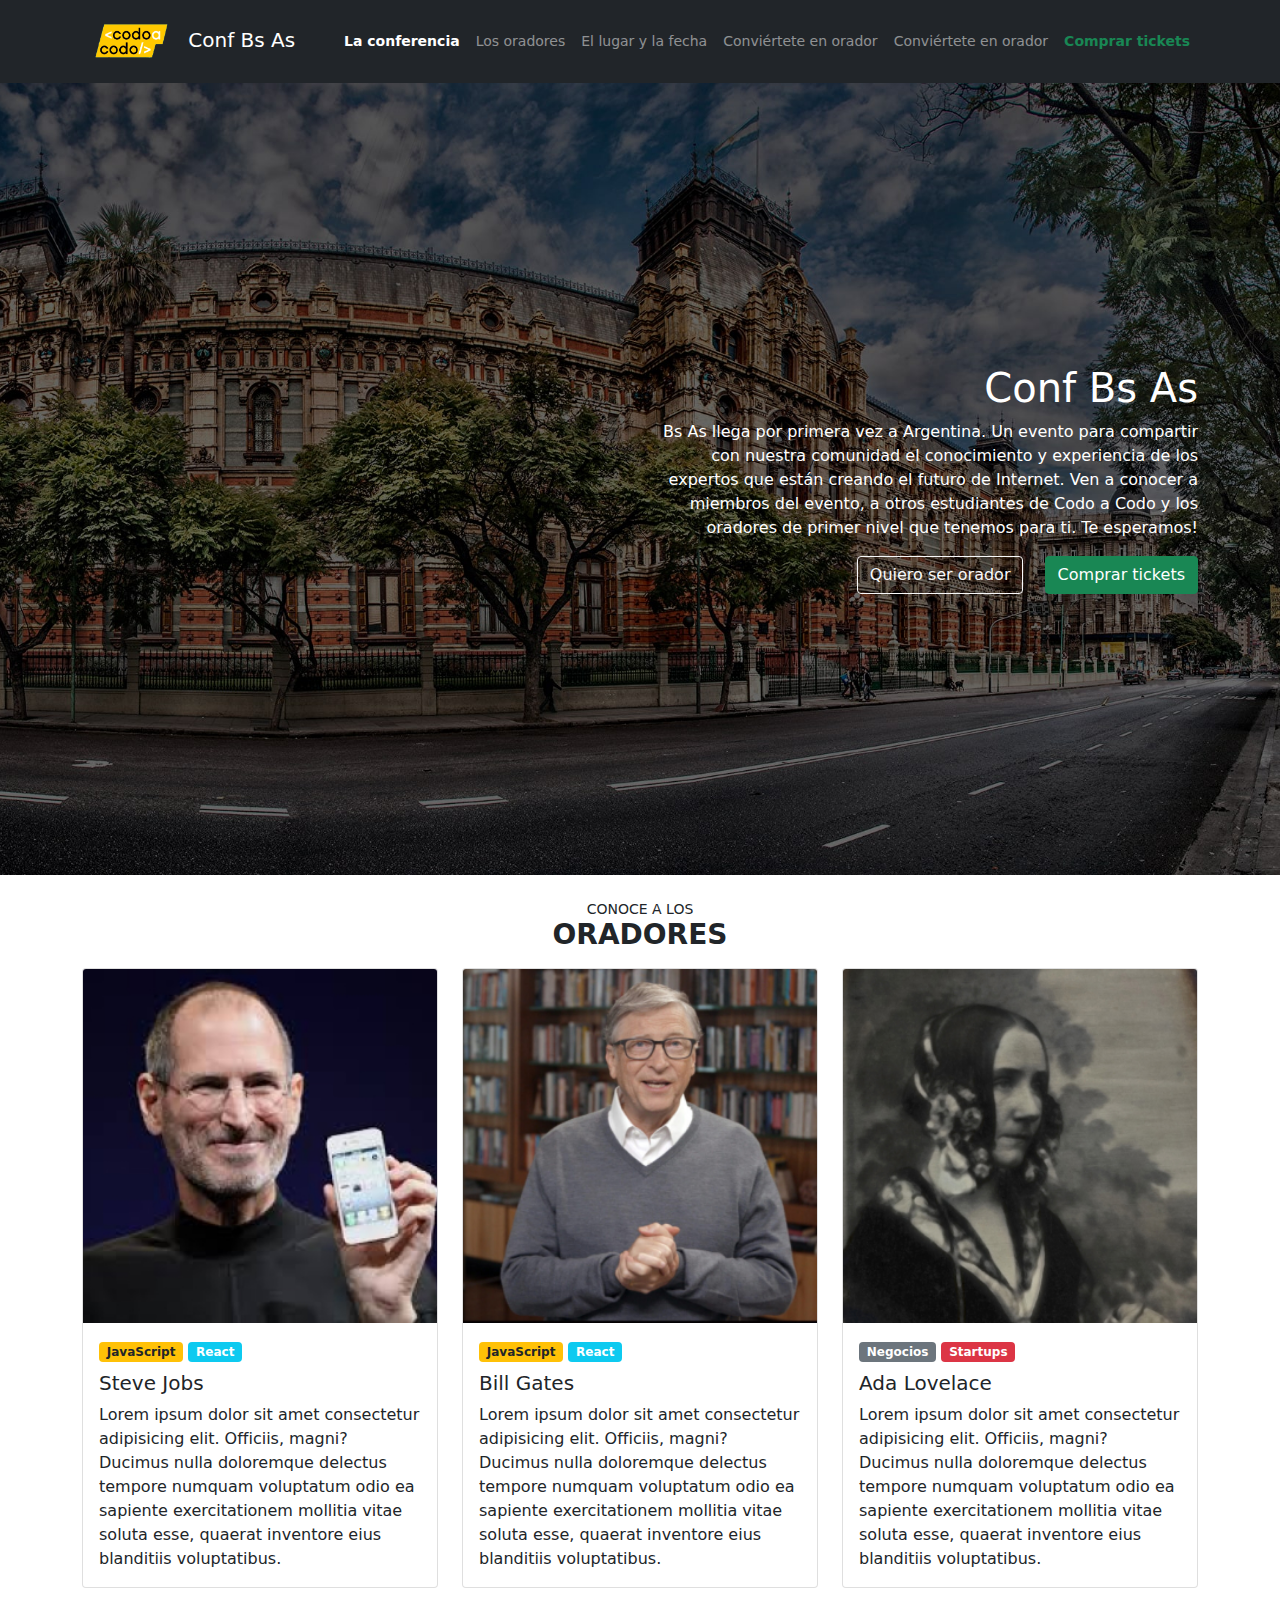
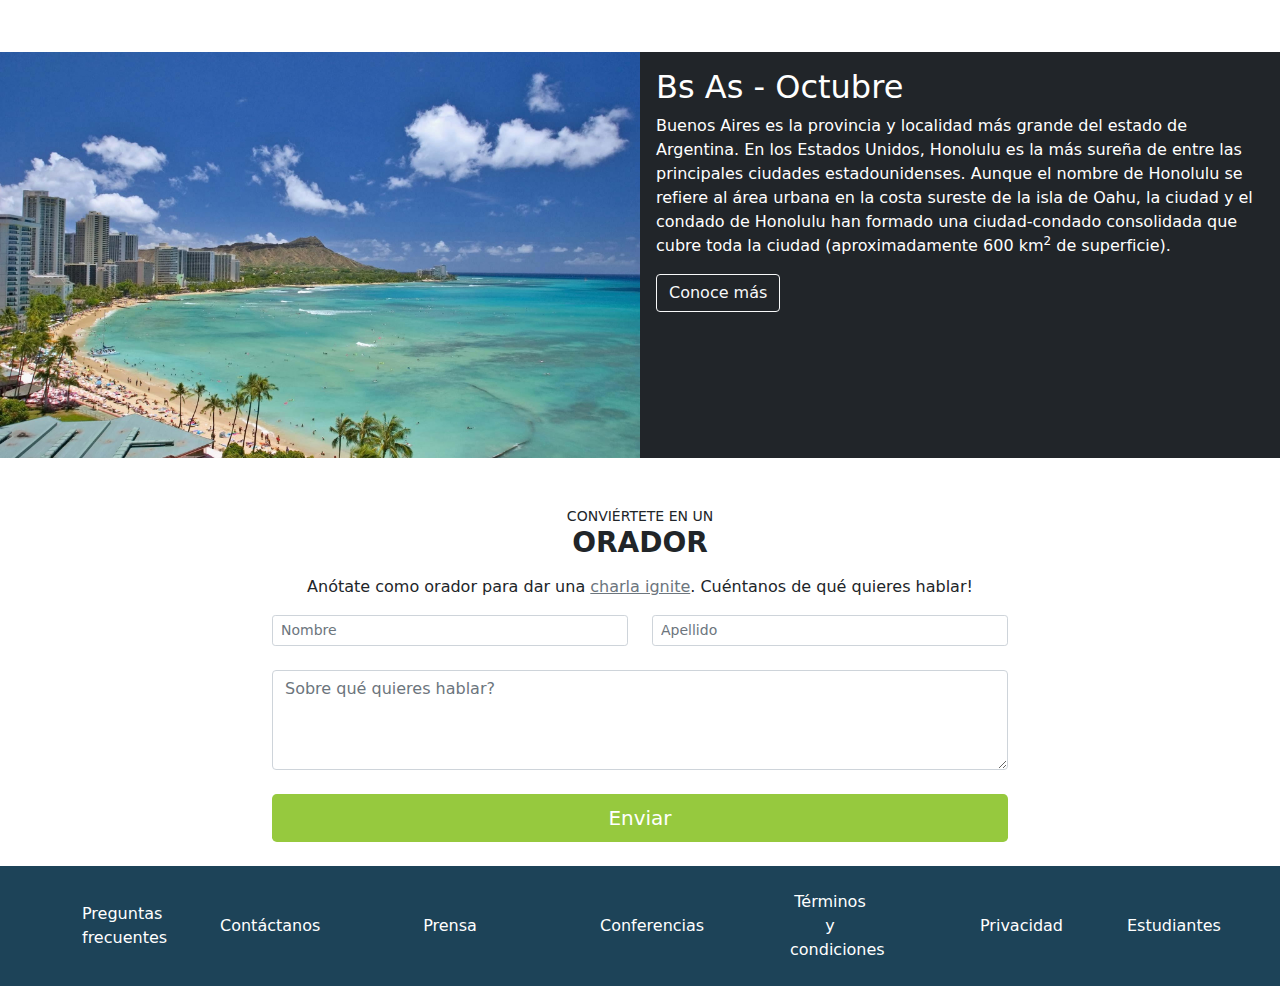
<file: index.html>
<!DOCTYPE html>
<html lang="es">
  <head>
    <meta charset="UTF-8" />
    <meta http-equiv="X-UA-Compatible" content="IE=edge" />
    <meta name="viewport" content="width=device-width, initial-scale=1.0" />
    <!-- Bootstrap CSS -->
    <link rel="stylesheet" href="./css/bootstrap.css" />
    <!-- CSS -->
    <link rel="stylesheet" href="./css/main.css" />
    <title>Codo a Codo NodeJS - Paz Spera</title>
  </head>
  <body>
    <!-- Header -->
    <header>
      <nav class="navbar navbar-expand-lg navbar-dark bg-dark">
        <div class="container">
          <a class="navbar-brand link-light" href="index.html"><img src="./img/codoacodo.png" class="navbar__img" alt="Logo" /> Conf Bs As</a>
          <button
            class="navbar-toggler text-white"
            type="button"
            data-bs-toggle="collapse"
            data-bs-target="#navbarSupportedContent"
            aria-controls="navbarSupportedContent"
            aria-expanded="false"
            aria-label="Toggle navigation"
          >
            <span class="navbar-toggler-icon"></span>
          </button>
          <div class="collapse navbar-collapse" id="navbarSupportedContent">
            <ul class="navbar-nav ms-auto mb-2 mb-lg-0">
              <li class="nav-item">
                <a class="nav-link active link-light fs-6 fw-bold" aria-current="page" href="#">La conferencia</a>
              </li>
              <li class="nav-item">
                <a class="nav-link link-light text-white-50 fs-6" href="#">Los oradores</a>
              </li>
              <li class="nav-item">
                <a class="nav-link link-light text-white-50 fs-6" href="#">El lugar y la fecha</a>
              </li>
              <li class="nav-item">
                <a class="nav-link link-light text-white-50 fs-6" href="#">Conviértete en orador</a>
              </li>
              <li class="nav-item">
                <a class="nav-link link-light text-white-50 fs-6" href="#">Conviértete en orador</a>
              </li>
              <li class="nav-item">
                <a class="nav-link link-success nav-link__highlight fw-bold fs-6" href="tickets.html">Comprar tickets</a>
              </li>
            </ul>
          </div>
        </div>
      </nav>
    </header>

    <main>
      <!-- Hero -->
      <section class="hero d-flex flex-column align-items-end justify-content-center">
        <div class="container">
          <div class="row">
            <div class="col-12 col-md-8 offset-md-4 col-lg-6 offset-lg-6">
              <h1 class="text-white text-end">Conf Bs As</h1>
              <p class="text-white text-end">
                Bs As llega por primera vez a Argentina. Un evento para compartir con nuestra comunidad el conocimiento y experiencia de los expertos que están creando el futuro de Internet. Ven a
                conocer a miembros del evento, a otros estudiantes de Codo a Codo y los oradores de primer nivel que tenemos para ti. Te esperamos!
              </p>
              <div class="hero__btns text-end">
                <button type="button" class="btn btn-outline-light">Quiero ser orador</button>
                <button type="button" class="btn btn-success ms-3">Comprar tickets</button>
              </div>
            </div>
          </div>
        </div>
      </section>

      <!-- Oradores -->
      <section class="oradores">
        <div class="container py-4">
          <div class="row">
            <h2 class="display-6 text-uppercase fs-6 text-center"><small>Conoce a los </small><span class="d-block text-uppercase fw-bold h3">Oradores</span></h2>
          </div>
          <div class="row row-cols-1 row-cols-md-2 row-cols-lg-3 g-4 mb-3">
            <div class="col">
              <div class="card h-100">
                <img src="./img/steve.jpg" alt="" class="card-img-top" />
                <div class="card-body">
                  <div class="card__badges mb-2">
                    <span class="badge bg-warning text-dark">JavaScript</span>
                    <span class="badge bg-info text-white">React</span>
                  </div>

                  <h5 class="card-title">Steve Jobs</h5>
                  <p class="card-text">
                    Lorem ipsum dolor sit amet consectetur adipisicing elit. Officiis, magni? Ducimus nulla doloremque delectus tempore numquam voluptatum odio ea sapiente exercitationem mollitia
                    vitae soluta esse, quaerat inventore eius blanditiis voluptatibus.
                  </p>
                </div>
              </div>
            </div>
            <div class="col">
              <div class="card h-100">
                <img src="./img/bill.jpg" alt="" class="card-img-top" />
                <div class="card-body">
                  <div class="card__badges mb-2">
                    <span class="badge bg-warning text-dark">JavaScript</span>
                    <span class="badge bg-info text-white">React</span>
                  </div>

                  <h5 class="card-title">Bill Gates</h5>
                  <p class="card-text">
                    Lorem ipsum dolor sit amet consectetur adipisicing elit. Officiis, magni? Ducimus nulla doloremque delectus tempore numquam voluptatum odio ea sapiente exercitationem mollitia
                    vitae soluta esse, quaerat inventore eius blanditiis voluptatibus.
                  </p>
                </div>
              </div>
            </div>
            <div class="col">
              <div class="card h-100">
                <img src="./img/ada.jpg" alt="" class="card-img-top" />
                <div class="card-body">
                  <div class="card__badges mb-2">
                    <span class="badge bg-secondary text-white">Negocios</span>
                    <span class="badge bg-danger text-white">Startups</span>
                  </div>

                  <h5 class="card-title">Ada Lovelace</h5>
                  <p class="card-text">
                    Lorem ipsum dolor sit amet consectetur adipisicing elit. Officiis, magni? Ducimus nulla doloremque delectus tempore numquam voluptatum odio ea sapiente exercitationem mollitia
                    vitae soluta esse, quaerat inventore eius blanditiis voluptatibus.
                  </p>
                </div>
              </div>
            </div>
          </div>
        </div>
      </section>

      <!-- Buenos Aires -->
      <section class="turismo">
        <div class="container-fluid py-4">
          <div class="row">
            <div class="col-12 col-md-6 px-0 turismo__img">
              <img src="./img/honolulu.jpg" class="img-fluid turismo__img h-100" alt="Playa con mar y edificios de fondo" />
            </div>
            <div class="col-12 col-md-6 bg-dark text-white p-3">
              <h2>Bs As - Octubre</h2>
              <p>
                Buenos Aires es la provincia y localidad más grande del estado de Argentina. En los Estados Unidos, Honolulu es la más sureña de entre las principales ciudades estadounidenses. Aunque
                el nombre de Honolulu se refiere al área urbana en la costa sureste de la isla de Oahu, la ciudad y el condado de Honolulu han formado una ciudad-condado consolidada que cubre toda la
                ciudad (aproximadamente 600 km<sup>2</sup> de superficie).
              </p>
              <button type="button" class="btn btn-outline-light">Conoce más</button>
            </div>
          </div>
        </div>
      </section>

      <!-- Formulario -->
      <section class="formulario">
        <div class="container py-4">
          <div class="row">
            <h2 class="display-6 text-uppercase fs-6 text-center"><small>Conviértete en un</small><span class="d-block text-uppercase fw-bold h3">Orador</span></h2>
            <p class="text-center">Anótate como orador para dar una <a href="#" class="link-secondary">charla ignite</a>. Cuéntanos de qué quieres hablar!</p>
          </div>
          <div class="row">
            <div class="col-12 col-md-10 offset-md-1 col-lg-8 offset-lg-2">
              <form class="row g-4">
                <div class="col-md-6">
                  <input type="text" name="firstname" class="form-control form-control-sm" placeholder="Nombre" />
                </div>
                <div class="col-md-6">
                  <input type="text" name="lastname" class="form-control form-control-sm" placeholder="Apellido" />
                </div>
                <div class="col-12">
                  <textarea class="form-control" name="comments" style="height: 100px" placeholder="Sobre qué quieres hablar?"></textarea>
                </div>
                <div class="col d-grid gap-2">
                  <button type="submit" class="btn formulario__btn btn-lg text-white">Enviar</button>
                </div>
              </form>
            </div>
          </div>
        </div>
      </section>
    </main>

    <!-- Footer  -->
    <footer class="footer py-4">
      <div class="container">
        <div class="row">
          <div class="col-6 col-sm-3 col-md-2 col-lg-1 d-inline-flex flex-column justify-content-center">
            <p class="text-white text-center footer__link fs-6">Preguntas frecuentes</p>
          </div>
          <div class="col-6 col-sm-3 col-md-2 d-inline-flex flex-column justify-content-center">
            <p class="text-white text-center footer__link fs-6">Contáctanos</p>
          </div>
          <div class="col-6 col-sm-3 col-md-2 d-inline-flex flex-column justify-content-center">
            <p class="text-white text-center footer__link fs-6">Prensa</p>
          </div>
          <div class="col-6 col-sm-3 col-md-2 d-inline-flex flex-column justify-content-center">
            <p class="text-white text-center footer__link fs-6">Conferencias</p>
          </div>
          <div class="col-6 col-sm-3 col-md-2 d-inline-flex flex-column justify-content-center">
            <p class="text-white text-center footer__link fs-6">Términos y condiciones</p>
          </div>
          <div class="col-6 col-sm-3 col-md-2 d-inline-flex flex-column justify-content-center">
            <p class="text-white text-center footer__link fs-6">Privacidad</p>
          </div>
          <div class="col-6 col-sm-3 col-md-2 col-lg-1 d-inline-flex flex-column justify-content-center">
            <p class="text-white text-center footer__link fs-6">Estudiantes</p>
          </div>
        </div>
      </div>
    </footer>

    <!-- Bootstrap JS -->
    <script src="./js/bootstrap.bundle.min.js"></script>
  </body>
</html>
</file>
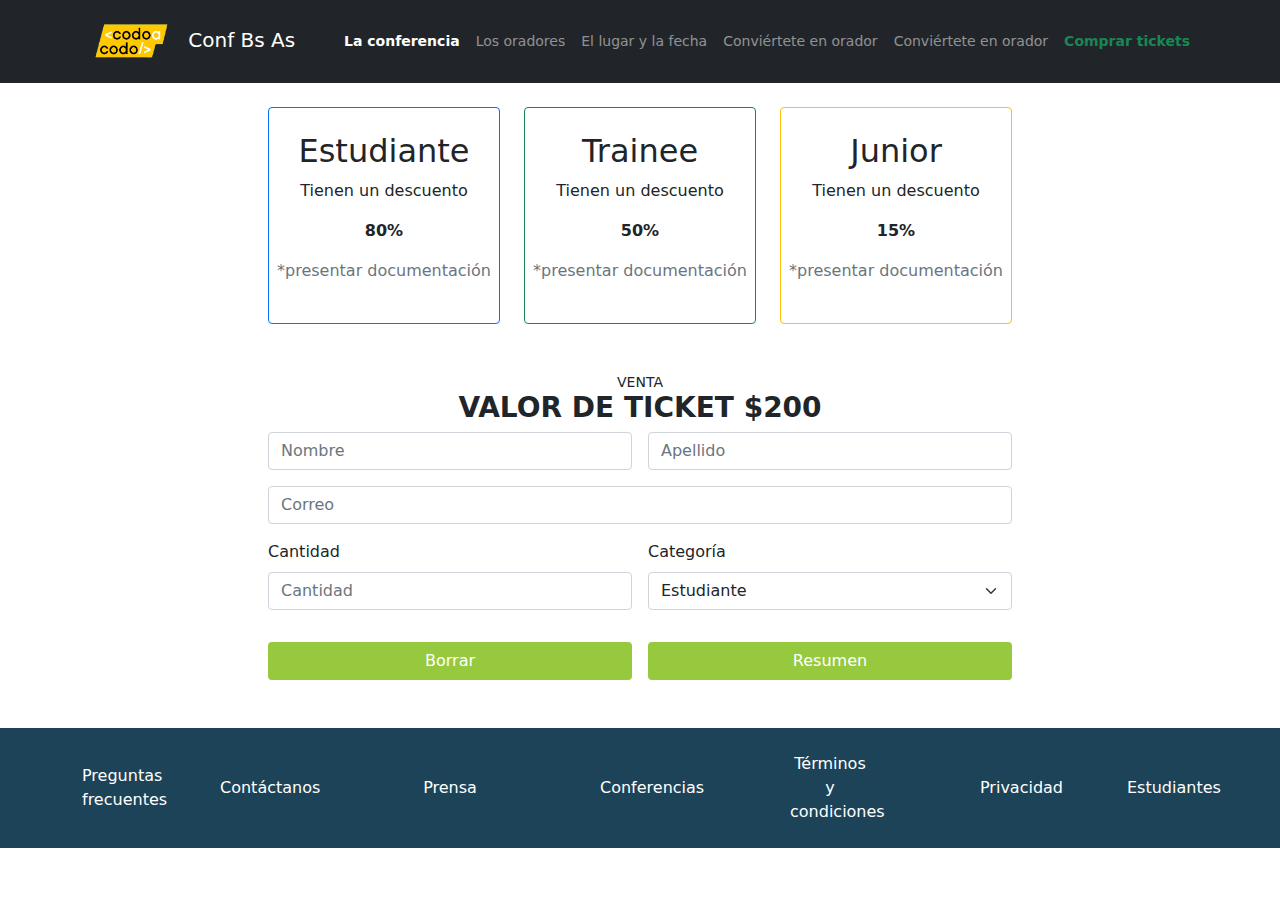
<file: tickets.html>
<!DOCTYPE html>
<html lang="es">
  <head>
    <meta charset="UTF-8" />
    <meta http-equiv="X-UA-Compatible" content="IE=edge" />
    <meta name="viewport" content="width=device-width, initial-scale=1.0" />
    <!-- Bootstrap CSS -->
    <link rel="stylesheet" href="./css/bootstrap.css" />
    <!-- CSS -->
    <link rel="stylesheet" href="./css/main.css" />
    <title>Codo a Codo NodeJS - Paz Spera</title>
  </head>
  <body>
    <!-- Header -->
    <header>
      <nav class="navbar navbar-expand-lg navbar-dark bg-dark">
        <div class="container">
          <a class="navbar-brand link-light" href="index.html"><img src="./img/codoacodo.png" class="navbar__img" alt="Logo" /> Conf Bs As</a>
          <button
            class="navbar-toggler text-white"
            type="button"
            data-bs-toggle="collapse"
            data-bs-target="#navbarSupportedContent"
            aria-controls="navbarSupportedContent"
            aria-expanded="false"
            aria-label="Toggle navigation"
          >
            <span class="navbar-toggler-icon"></span>
          </button>
          <div class="collapse navbar-collapse" id="navbarSupportedContent">
            <ul class="navbar-nav ms-auto mb-2 mb-lg-0">
              <li class="nav-item">
                <a class="nav-link active link-light fs-6 fw-bold" aria-current="page" href="#">La conferencia</a>
              </li>
              <li class="nav-item">
                <a class="nav-link link-light text-white-50 fs-6" href="#">Los oradores</a>
              </li>
              <li class="nav-item">
                <a class="nav-link link-light text-white-50 fs-6" href="#">El lugar y la fecha</a>
              </li>
              <li class="nav-item">
                <a class="nav-link link-light text-white-50 fs-6" href="#">Conviértete en orador</a>
              </li>
              <li class="nav-item">
                <a class="nav-link link-light text-white-50 fs-6" href="#">Conviértete en orador</a>
              </li>
              <li class="nav-item">
                <a class="nav-link link-success nav-link__highlight fw-bold fs-6" href="tickets.html">Comprar tickets</a>
              </li>
            </ul>
          </div>
        </div>
      </nav>
    </header>

    <!-- Main -->
    <main class="main-tickets">
      <!-- Precios -->
      <section class="container my-4">
        <div class="row row-cols-1 row-cols-sm-2 row-cols-md-3 g-4 mb-3">
          <div class="col">
            <div class="card border border-primary d-flex align-items-center py-4">
              <h2>Estudiante</h2>
              <p class="text-center">Tienen un descuento</p>
              <p><strong>80%</strong></p>
              <p class="fs-6 text-muted text-center">*presentar documentación</p>
            </div>
          </div>
          <div class="col">
            <div class="card border border-success d-flex align-items-center py-4">
              <h2>Trainee</h2>
              <p class="text-center">Tienen un descuento</p>
              <p><strong>50%</strong></p>
              <p class="fs-6 text-muted text-center">*presentar documentación</p>
            </div>
          </div>
          <div class="col">
            <div class="card border border-warning d-flex align-items-center py-4">
              <h2>Junior</h2>
              <p class="text-center">Tienen un descuento</p>
              <p><strong>15%</strong></p>
              <p class="fs-6 text-muted text-center">*presentar documentación</p>
            </div>
          </div>
        </div>
      </section>

      <!-- Formulario -->
      <section class="container my-5">
        <div class="row">
          <div class="col">
            <h1 class="display-6 text-uppercase fs-6 text-center"><small>Venta</small><span class="d-block text-uppercase fw-bold h3">Valor de ticket $200</span></h1>
          </div>
        </div>
        <form class="row g-3" id="formulario">
          <div class="col-12 col-md-6">
            <input type="text" id="nombre" class="form-control" placeholder="Nombre" />
          </div>
          <div class="col-12 col-md-6">
            <input type="text" id="apellido "class="form-control" placeholder="Apellido" />
          </div>
          <div class="col-12">
            <input type="email" id="email" class="form-control" placeholder="Correo" />
          </div>
          <div class="col-12 col-md-6">
            <label for="cantidad" class="form-label">Cantidad</label>
            <input type="number" class="form-control" id="cantidad" placeholder="Cantidad" autocomplete="off"/>
          </div>
          <div class="col-12 col-md-6">
            <label for="categoria" class="form-label">Categoría</label>
            <select class="form-select" id="categoria">
              <option value="estudiante">Estudiante</option>
              <option value="trainee">Trainee</option>
              <option value="junior">Junior</option>
            </select>
          </div>
          <!-- El contenido de la alerta se crea acá -->
          <div class="col-12 my-3" id="resultado">
          </div>
          <div class="col-12 col-md-6 mt-0">
            <div class="d-grid gap-2">
              <button type="button" class="btn btn__form text-white" id="btn_borrar">Borrar</button>
            </div>
          </div>
          <div class="col-12 col-md-6 mt-0">
            <div class="d-grid gap-2">
              <button type="button" class="btn btn__form text-white" id="btn_resumen">Resumen</button>
            </div>
          </div>
        </form>
      </section>
    </main>

    <!-- Footer  -->
    <footer class="footer py-4">
      <div class="container">
        <div class="row">
          <div class="col-6 col-sm-3 col-md-2 col-lg-1 d-inline-flex flex-column justify-content-center">
            <p class="text-white text-center footer__link fs-6">Preguntas frecuentes</p>
          </div>
          <div class="col-6 col-sm-3 col-md-2 d-inline-flex flex-column justify-content-center">
            <p class="text-white text-center footer__link fs-6">Contáctanos</p>
          </div>
          <div class="col-6 col-sm-3 col-md-2 d-inline-flex flex-column justify-content-center">
            <p class="text-white text-center footer__link fs-6">Prensa</p>
          </div>
          <div class="col-6 col-sm-3 col-md-2 d-inline-flex flex-column justify-content-center">
            <p class="text-white text-center footer__link fs-6">Conferencias</p>
          </div>
          <div class="col-6 col-sm-3 col-md-2 d-inline-flex flex-column justify-content-center">
            <p class="text-white text-center footer__link fs-6">Términos y condiciones</p>
          </div>
          <div class="col-6 col-sm-3 col-md-2 d-inline-flex flex-column justify-content-center">
            <p class="text-white text-center footer__link fs-6">Privacidad</p>
          </div>
          <div class="col-6 col-sm-3 col-md-2 col-lg-1 d-inline-flex flex-column justify-content-center">
            <p class="text-white text-center footer__link fs-6">Estudiantes</p>
          </div>
        </div>
      </div>
    </footer>

    <!-- Bootstrap JS -->
    <script src="./js/bootstrap.bundle.min.js"></script>
    <!-- JS -->
    <script src="./js/tickets.js"></script>
  </body>
</html>
</file>
<file: css/main.css>
.hero {
  min-height: 88vh;
  background-image: url(../img/hero_final.jpg);
  max-width: 100%;
  -o-object-fit: cover;
     object-fit: cover;
  background-size: cover;
  background-position: center;
  background-repeat: no-repeat;
}

.btn__form {
  background-color: #97C93E;
}

.footer {
  background-color: #1D4358 !important;
}

.footer__link {
  max-width: 80px;
  margin: 0 auto;
}

.formulario__btn {
  background-color: #96C93E !important;
}

body {
  min-height: 100vh;
}

@media (min-width: 992px) {
  .main-tickets {
    max-width: 70vw;
    margin: 0 auto;
  }
}
@media (min-width: 1200px) {
  .main-tickets {
    max-width: 60vw;
    margin: 0 auto;
  }
}
.navbar__img {
  max-width: 100px;
}

.nav-link {
  font-size: 14px !important;
}

.nav-link__highlight {
  color: #198754 !important;
}

.turismo__img {
  height: auto;
}/*# sourceMappingURL=main.css.map */
</file>
